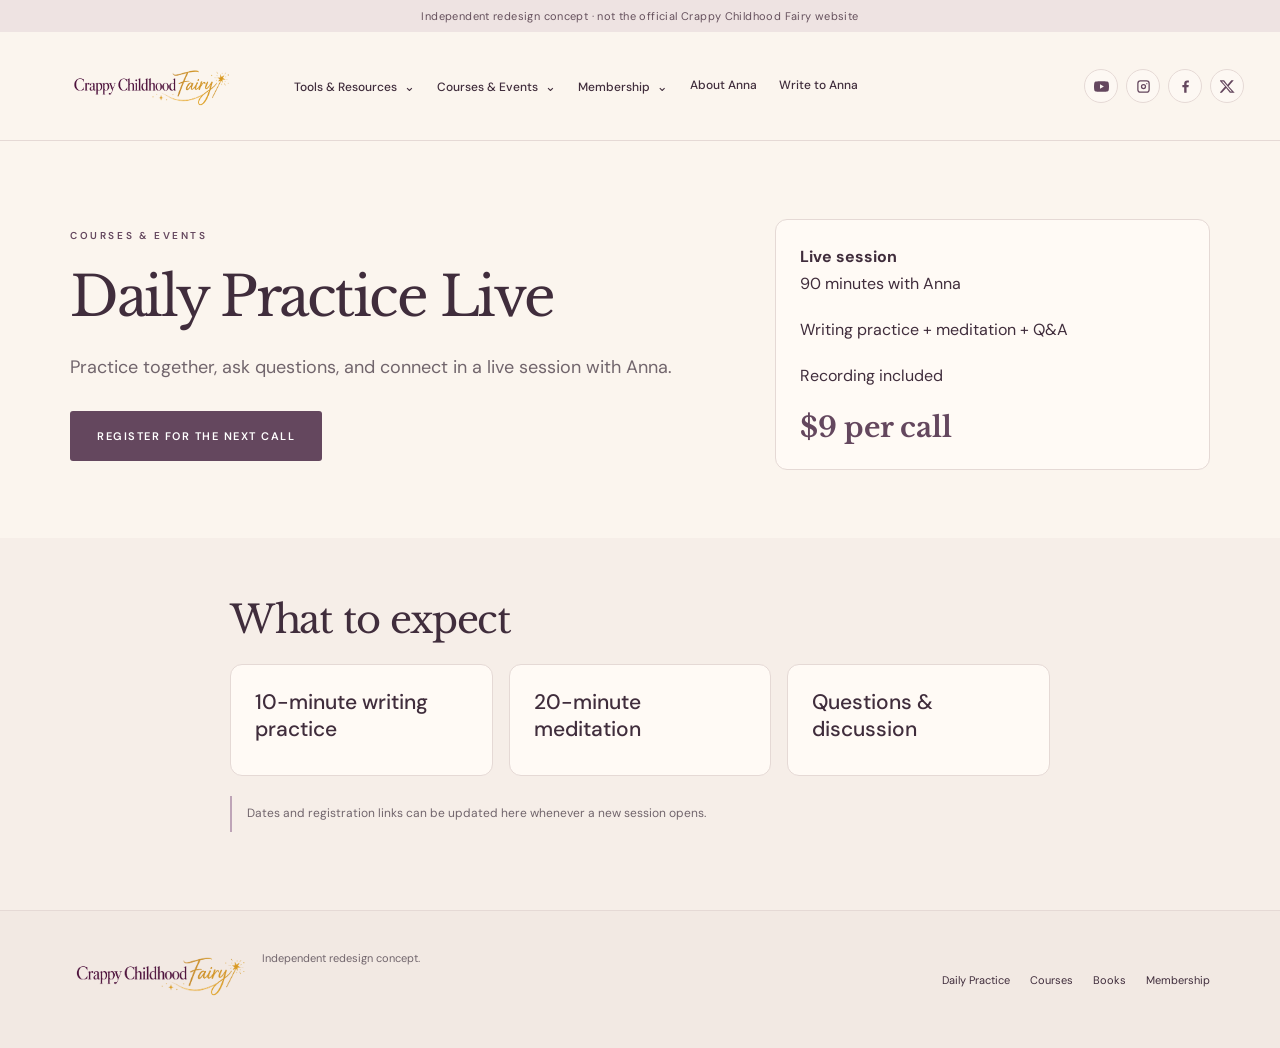
<file: daily-practice-live.html>
<!doctype html>
<html lang="en">
<head>
<meta charset="utf-8">
<meta name="viewport" content="width=device-width,initial-scale=1">
<meta name="description" content="Independent redesign concept for Crappy Childhood Fairy.">
<title>Daily Practice Live — Crappy Childhood Fairy</title>
<link rel="preconnect" href="https://fonts.googleapis.com">
<link rel="preconnect" href="https://fonts.gstatic.com" crossorigin>
<link href="https://fonts.googleapis.com/css2?family=DM+Sans:wght@400;500;600;700&family=Libre+Baskerville:ital,wght@0,400;0,700;1,400&display=swap" rel="stylesheet">
<link rel="stylesheet" href="styles.css">
<link rel="stylesheet" href="inner-pages.css">
</head>
<body>
<a class="skip-link" href="#main">Skip to content</a>
<div class="concept-bar">Independent redesign concept · not the official Crappy Childhood Fairy website</div>

<header class="site-header">
  <a class="brand logo-brand" href="index.html" aria-label="Crappy Childhood Fairy home">
    <img src="CrappyChildhoodFairy.png" alt="Crappy Childhood Fairy" class="site-logo">
  </a>
  
    <div class="header-socials" aria-label="Follow Crappy Childhood Fairy">
      <a href="https://www.youtube.com/@crappychildhoodfairy" target="_blank" rel="noreferrer" aria-label="YouTube" title="YouTube">
        <svg viewBox="0 0 24 24" aria-hidden="true"><path d="M23.5 6.2a3 3 0 0 0-2.1-2.1C19.5 3.6 12 3.6 12 3.6s-7.5 0-9.4.5A3 3 0 0 0 .5 6.2 31 31 0 0 0 0 12a31 31 0 0 0 .5 5.8 3 3 0 0 0 2.1 2.1c1.9.5 9.4.5 9.4.5s7.5 0 9.4-.5a3 3 0 0 0 2.1-2.1A31 31 0 0 0 24 12a31 31 0 0 0-.5-5.8ZM9.6 15.6V8.4L15.8 12l-6.2 3.6Z"/></svg>
      </a>
      <a href="https://www.instagram.com/crappychildhoodfairy/" target="_blank" rel="noreferrer" aria-label="Instagram" title="Instagram">
        <svg viewBox="0 0 24 24" aria-hidden="true"><path d="M7 2h10a5 5 0 0 1 5 5v10a5 5 0 0 1-5 5H7a5 5 0 0 1-5-5V7a5 5 0 0 1 5-5Zm0 2a3 3 0 0 0-3 3v10a3 3 0 0 0 3 3h10a3 3 0 0 0 3-3V7a3 3 0 0 0-3-3H7Zm5 3.8A4.2 4.2 0 1 1 7.8 12 4.2 4.2 0 0 1 12 7.8Zm0 2A2.2 2.2 0 1 0 14.2 12 2.2 2.2 0 0 0 12 9.8Zm5.3-3.3a1 1 0 1 1-1 1 1 1 0 0 1 1-1Z"/></svg>
      </a>
      <a href="https://www.facebook.com/CrappyChildhoodFairy/" target="_blank" rel="noreferrer" aria-label="Facebook" title="Facebook">
        <svg viewBox="0 0 24 24" aria-hidden="true"><path d="M13.7 22v-9h3l.5-3.5h-3.5V7.2c0-1 .3-1.7 1.8-1.7h1.9V2.4c-.3 0-1.5-.1-2.8-.1-2.8 0-4.7 1.7-4.7 4.8v2.4H7v3.5h2.9v9h3.8Z"/></svg>
      </a>
      <a href="https://x.com/CChildhoodFairy" target="_blank" rel="noreferrer" aria-label="X" title="X">
        <svg viewBox="0 0 24 24" aria-hidden="true"><path d="M18.2 2H22l-8.3 9.5L23.5 22h-7.7l-6-7.8L3 22H-.8l8.9-10.2L-1.3 2h7.9l5.4 7.1L18.2 2Zm-1.3 18h2.1L5.4 3.9H3.1L16.9 20Z"/></svg>
      </a>
    </div>
    <button class="menu-toggle" aria-expanded="false" aria-controls="main-nav">Menu</button>
  <nav id="main-nav" class="main-nav" aria-label="Main navigation">
    <div class="nav-group">
      <button class="nav-parent" aria-expanded="false">Tools &amp; Resources <span>⌄</span></button>
      <div class="nav-dropdown">
        <a href="daily-practice.html">The Daily Practice</a>
        <a href="quizzes.html">Quizzes</a>
        <a href="books.html">Books</a>
      </div>
    </div>
    <div class="nav-group">
      <button class="nav-parent" aria-expanded="false">Courses &amp; Events <span>⌄</span></button>
      <div class="nav-dropdown">
        <a href="daily-practice-live.html">Daily Practice Live</a>
        <a href="courses.html">Courses</a>
        <a href="webinars.html">Webinars</a>
      </div>
    </div>
    <div class="nav-group">
      <button class="nav-parent" aria-expanded="false">Membership <span>⌄</span></button>
      <div class="nav-dropdown">
        <a href="membership.html#join">Become a Member</a>
        <a href="membership.html#login">Member Login</a>
      </div>
    </div>
    <a href="about-anna.html">About Anna</a>
    <a href="write-to-anna.html">Write to Anna</a>
  </nav>
</header><main id="main" class="inner-main"><section class="page-hero section-shell split-hero"><div><p class="eyebrow">Courses &amp; Events</p><h1>Daily Practice Live</h1><p class="page-lede">Practice together, ask questions, and connect in a live session with Anna.</p><div class="page-actions"><a class="btn btn-primary" href="#">Register for the next call</a></div></div><div class="info-panel"><strong>Live session</strong><p>90 minutes with Anna</p><p>Writing practice + meditation + Q&amp;A</p><p>Recording included</p><p class="price">$9 per call</p></div></section><section class="soft-section"><div class="section-shell narrow"><h2>What to expect</h2><div class="simple-grid"><article><h3>10-minute writing practice</h3></article><article><h3>20-minute meditation</h3></article><article><h3>Questions &amp; discussion</h3></article></div><p class="prototype-note">Dates and registration links can be updated here whenever a new session opens.</p></div></section></main>
<footer class="site-footer">
  <div class="section-shell footer-layout">
    <div class="footer-brand"><img src="CrappyChildhoodFairy.png" alt="" class="footer-logo"><p>Independent redesign concept.</p></div>
    <div class="footer-links">
      <a href="daily-practice.html">Daily Practice</a><a href="courses.html">Courses</a><a href="books.html">Books</a><a href="membership.html">Membership</a>
    </div>
  </div>
</footer>
<script src="script.js"></script>
</body></html>
</file>
<file: styles.css>
:root {
  --ink:#402d3c;
  --muted:#71656c;
  --cream:#fbf5ee;
  --paper:#fffaf5;
  --plum:#64475e;
  --gold:#ae792e;
  --line:#e5d9d5;
  --serif:'Libre Baskerville',Georgia,serif;
  --sans:'DM Sans',system-ui,sans-serif
}

* {
  box-sizing:border-box
}

html {
  scroll-behavior:smooth;
  scroll-padding-top:110px
}

body {
  margin:0;
  background:var(--cream);
  color:var(--ink);
  font:16px/1.65 var(--sans)
}

a {
  color:inherit
}

img {
  max-width:100%;
  display:block
}

button,input,textarea {
  font:inherit
}

a,button {
  -webkit-tap-highlight-color:transparent
}

a:focus-visible,button:focus-visible,input:focus-visible,textarea:focus-visible {
  outline:3px solid var(--gold);
  outline-offset:5px
}

h1,h2,h3,p {
  margin-top:0
}

h1,h2,blockquote {
  font-family:var(--serif);
  font-weight:400
}

h1 {
  font-size:clamp(40px,4.3vw,64px);
  line-height:1.17;
  letter-spacing:-2.5px;
  margin-bottom:24px
}

h1 em {
  font-weight:400
}

h2 {
  font-size:clamp(30px,3vw,44px);
  line-height:1.25;
  letter-spacing:-1.3px;
  margin-bottom:20px
}

h3 {
  font-size:21px;
  line-height:1.3;
  font-weight:500;
  margin:0 0 8px
}

p {
  margin-bottom:20px
}

.section-shell {
  width:min(1140px,calc(100% - 72px));
  margin-inline:auto
}

.skip-link {
  position:fixed;
  top:-100px;
  left:16px;
  background:var(--ink);
  color:white;
  padding:10px;
  z-index:100
}

.skip-link:focus {
  top:10px
}

.concept-bar {
  text-align:center;
  background:#eee3e2;
  color:#65505c;
  font-size:11px;
  letter-spacing:.035em;
  padding:7px 12px
}

.site-header {
  position:sticky;
  top:0;
  z-index:20;
  display:flex;
  align-items:center;
  justify-content:space-between;
  gap:28px;
  background:rgba(251,245,238,.97);
  border-bottom:1px solid var(--line);
  padding:23px max(36px,calc((100vw - 1280px)/2))
}

.brand {
  text-decoration:none;
  flex-shrink:0
}

.brand strong {
  font:20px var(--serif);
  letter-spacing:-1px
}

.brand em {
  color:var(--gold);
  font-size:27px
}

.brand small,.brand>.brand-mark {
  display:none
}

.main-nav {
  display:flex;
  align-items:center;
  gap:22px
}

.main-nav a {
  text-decoration:none;
  font-size:12px;
  font-weight:500
}

.main-nav a:hover,.footer-links a:hover {
  color:var(--gold)
}

.main-nav .nav-cta {
  border:1px solid var(--plum);
  padding:10px 15px;
  border-radius:3px
}

.menu-toggle {
  display:none
}

.hero {
  display:grid;
  grid-template-columns:1.05fr 1fr;
  align-items:center;
  gap:50px;
  padding-block:64px 74px
}

.hero-copy {
  padding-block:15px
}

.eyebrow {
  color:var(--plum);
  text-transform:uppercase;
  letter-spacing:2.6px;
  font-size:10px;
  font-weight:600;
  margin-bottom:20px
}

.eyebrow span {
  color:var(--gold);
  margin:0 5px
}

.hero-lede {
  font-size:19px;
  line-height:1.55;
  max-width:360px;
  color:#51454d
}

.hero-actions {
  margin:28px 0 17px
}

.btn {
  display:inline-flex;
  align-items:center;
  justify-content:center;
  gap:30px;
  padding:15px 26px;
  min-height:48px;
  border:1px solid transparent;
  border-radius:3px;
  text-transform:uppercase;
  font-size:11px;
  font-weight:600;
  letter-spacing:1.5px;
  text-decoration:none;
  cursor:pointer;
  transition:background .2s,transform .2s
}

.btn:hover {
  transform:translateY(-2px)
}

.btn-primary {
  background:var(--plum);
  color:#fff
}

.btn-primary:hover {
  background:var(--ink)
}

.btn-secondary {
  border-color:var(--plum);
  background:transparent
}

.btn-light {
  background:var(--paper);
  color:var(--plum)
}

.text-link {
  display:inline-flex;
  gap:12px;
  text-decoration:none;
  border-bottom:1px solid #9d8996;
  font-size:13px;
  line-height:1.6
}

.text-link:hover {
  color:var(--gold);
  border-color:var(--gold)
}

.hero-visual {
  position:relative;
  padding:12px 0 18px
}

.portrait-card {
  position:relative;
  background:#e4d4ca;
  border-radius:48% 48% 5px 5px;
  padding:12px 12px 0
}

.hero-portrait {
  width:100%;
  height:470px;
  object-fit:cover;
  object-position:51% center;
  border-radius:48% 48% 0 0
}

.scribble {
  position:absolute;
  color:var(--gold);
  line-height:1;
  font-family:Georgia,serif
}

.scribble-one {
  font-size:70px;
  left:-25px;
  top:45px;
  transform:rotate(-12deg)
}

.scribble-two {
  font-size:25px;
  left:25px;
  top:30px
}

.portrait-caption {
  position:absolute;
  right:-12px;
  bottom:-3px;
  background:var(--paper);
  box-shadow:0 8px 22px #6041540d;
  border:1px solid var(--line);
  padding:18px 26px;
  transform:rotate(-5deg);
  font:18px/1.5 var(--serif);
  margin:0
}

.portrait-caption em {
  color:var(--gold)
}

.start-section {
  padding:45px 0 52px;
  background:linear-gradient(100deg,#f3e8e4,#f8efea)
}

.handwritten {
  display:inline-block;
  font:italic 36px/1.2 var(--serif);
  letter-spacing:-1px;
  position:relative;
  margin-bottom:18px
}

.handwritten:after {
  content:'';
  position:absolute;
  height:12px;
  background:#e7c4ba80;
  inset:auto -12px 0;
  transform:rotate(-4deg);
  z-index:0
}

.section-heading {
  display:flex;
  justify-content:space-between;
  gap:36px;
  align-items:end;
  margin-bottom:27px
}

.section-heading h2 {
  max-width:650px;
  margin:0
}

.section-heading>p {
  max-width:320px;
  font-size:14px;
  color:var(--muted);
  margin:0
}

.start-section .section-heading h2 {
  font:600 10px/1.7 var(--sans);
  text-transform:uppercase;
  letter-spacing:2.5px
}

.start-section .section-heading>p {
  max-width:440px;
  font-size:13px
}

.path-grid {
  display:grid;
  grid-template-columns:repeat(3,1fr);
  gap:13px
}

.path-card {
  display:flex;
  align-items:center;
  gap:15px;
  padding:24px 18px;
  background:#fffaf6;
  border:1px solid var(--line);
  border-radius:12px;
  text-decoration:none;
  box-shadow:0 3px 6px #49334105;
  transition:transform .2s,border-color .2s
}

.path-card:hover,.program-card:hover {
  transform:translateY(-3px);
  border-color:#bca6b3
}

.path-number {
  flex:0 0 46px;
  display:grid;
  place-items:center;
  background:#e6dbe4;
  border-radius:50%;
  width:46px;
  height:46px;
  font-size:30px;
  line-height:1;
  color:var(--plum)
}

.path-card:nth-child(2) .path-number {
  background:#f0d2c8
}

.path-card:nth-child(3) .path-number {
  background:#ebd1ae
}

.path-card h3 {
  font-size:15px;
  margin:0;
  font-weight:600
}

.path-card p {
  font-size:11px;
  line-height:1.5;
  color:var(--muted);
  margin:8px 0 0
}

.path-arrow {
  font-size:21px;
  margin-left:auto;
  flex-shrink:0
}

.anna-section {
  display:grid;
  grid-template-columns:340px 1fr;
  align-items:center;
  gap:85px;
  max-width:960px;
  padding-block:78px
}

.anna-photo-card {
  position:relative;
  padding:12px;
  background:#e7d9c8;
  border-radius:45% 44% 7% 9%;
  transform:rotate(-3deg)
}

.anna-photo-card img {
  height: auto;
  width:100%;
  border-radius:44% 44% 6% 8%;
  aspect-ratio:1;
  object-fit:cover
}

.anna-photo-card>span {
  position:absolute;
  top:10px;
  left:-18px;
  color:var(--gold);
  font:65px/1 Georgia;
  transform:rotate(-15deg)
}

.anna-copy .eyebrow {
  font-size:9px;
  letter-spacing:2px
}

.anna-copy h2:after {
  content:'';
  display:block;
  width:48px;
  height:3px;
  background:var(--gold);
  margin-top:18px
}

.anna-copy p {
  font-size:15px;
  line-height:1.7;
  color:#62565c
}

.anna-copy p:nth-of-type(2) {
  font-family:var(--serif);
  font-style:italic;
  color:var(--ink);
  font-size:18px
}

.programs-section {
  padding:50px 0 45px;
  background:#f6eee8
}

.program-grid {
  display:grid;
  grid-template-columns:1fr 1fr;
  gap:14px
}

.program-card {
  display:flex;
  align-items:center;
  gap:23px;
  padding:14px 22px 14px 14px;
  background:var(--paper);
  border:1px solid var(--line);
  border-radius:12px;
  text-decoration:none;
  transition:transform .2s,border-color .2s
}

.program-art {
  flex:0 0 100px;
  height:112px;
  display:grid;
  place-items:center;
  border-radius:7px;
  font:70px/1 Georgia;
  color:#64745c;
  background:linear-gradient(145deg,#e1e5d8,#c7cbbb)
}

.art-books {
  background:linear-gradient(135deg,#e3d2bf,#c7ad91);
  color:#735c44;
  font-size:68px
}

.art-heart {
  background:linear-gradient(135deg,#f2e4d1,#d9bf9d);
  color:#9b7350
}

.art-sun {
  background:linear-gradient(145deg,#e0d7e0,#bcaaba);
  color:#776273
}

.pill {
  display:block;
  font-size:9px;
  text-transform:uppercase;
  letter-spacing:1.8px;
  font-weight:600;
  margin:0 0 4px
}

.program-card h3 {
  font-size:21px;
  margin:0 0 5px
}

.program-card p {
  font-size:13px;
  line-height:1.5;
  color:var(--muted);
  margin:0
}

.intensive-link {
  text-align:center;
  font-size:12px;
  color:var(--muted);
  margin:24px 0 0
}

.intensive-link a {
  font-size:12px
}

.testimonial-section {
  text-align:center;
  margin-block:45px;
  padding:33px 70px;
  border-radius:20px;
  background:#eee2e2;
  position:relative
}

.testimonial-mark {
  font:70px/.7 var(--serif);
  color:#c5aeb0
}

blockquote {
  font-size:clamp(22px,2.3vw,31px);
  line-height:1.55;
  max-width:850px;
  margin:10px auto 20px;
  font-style:italic
}

.testimonial-section p {
  font-size:9px;
  letter-spacing:2px;
  text-transform:uppercase;
  margin:0
}

.books-section {
  padding:28px 0 55px
}

.books-layout {
  display:grid;
  grid-template-columns:1fr 1fr;
  align-items:center;
  gap:60px;
  max-width:960px
}

.books-layout p:not(.eyebrow) {
  font-size:14px;
  color:var(--muted);
  max-width:390px
}

.book-stack {
  height:265px;
  position:relative
}

.book {
  position:absolute;
  width:154px;
  height:225px;
  padding:28px 18px;
  box-shadow:8px 10px 18px #604b4424;
  border-left:7px solid #ffffff40;
  font:21px/1.4 var(--serif)
}

.book:after {
  content:'ANNA RUNKLE';
  position:absolute;
  bottom:18px;
  left:18px;
  font:8px var(--sans);
  letter-spacing:2px
}

.book-one {
  left:10%;
  top:10px;
  background:#d8b991;
  transform:rotate(-9deg)
}

.book-two {
  left:47%;
  top:30px;
  background:#d1c0cd;
  transform:rotate(8deg)
}

.daily-practice-banner {
  background:linear-gradient(110deg,#d9cbd6,#ede0d8);
  padding:45px 0
}

.banner-layout {
  display:flex;
  align-items:center;
  justify-content:space-between;
  gap:40px
}

.banner-layout h2 {
  max-width:550px
}

.banner-layout p:not(.eyebrow) {
  max-width:450px;
  font-size:14px;
  margin:0
}

.banner-layout .btn {
  flex-shrink:0;
  background:var(--plum);
  color:white
}

.write-section {
  display:grid;
  grid-template-columns:.9fr 1.1fr;
  gap:70px;
  padding-block:65px
}

.write-copy p {
  font-size:14px;
  color:var(--muted)
}

.prototype-note {
  border-left:2px solid #bea4b7;
  padding:8px 15px;
  font-size:12px!important
}

.letter-card {
  border:1px solid var(--line);
  padding:24px;
  border-radius:10px;
  background:var(--paper)
}

.letter-card label {
  display:grid;
  gap:6px;
  margin-bottom:14px;
  font-size:12px;
  font-weight:600
}

input,textarea {
  width:100%;
  border:1px solid var(--line);
  border-radius:4px;
  background:#fffdfa;
  padding:10px 12px;
  font-size:14px;
  color:var(--ink)
}

textarea {
  min-height:120px;
  resize:vertical
}

.letter-meta {
  display:flex;
  flex-direction:column;
  color:var(--muted);
  font-size:10px;
  margin-bottom:18px
}

.form-status {
  font-size:12px;
  margin:10px 0 0
}

.site-footer {
  padding:30px 0;
  background:#f2e9e3;
  border-top:1px solid var(--line)
}

.footer-layout {
  display:grid;
  grid-template-columns:1fr auto;
  gap:24px
}

.footer-brand {
  display:flex;
  gap:12px
}

.footer-brand strong {
  font:18px var(--serif)
}

.footer-brand .brand-mark {
  color:var(--gold)
}

.footer-brand p {
  font-size:11px;
  margin:8px 0 0;
  color:var(--muted)
}

.footer-links {
  display:flex;
  align-items:center;
  gap:20px
}

.footer-links a {
  font-size:11px;
  text-decoration:none
}

.disclaimer {
  grid-column:1/-1;
  font-size:10px;
  max-width:800px;
  color:var(--muted);
  margin:0
}

@media(min-width:901px) and (max-width:1150px) {
  .main-nav {
    gap:12px
  }
  .main-nav a {
    font-size:11px
  }
  .brand strong {
    font-size:16px
  }
  .brand em {
    font-size:23px
  }
  .site-header {
    padding-inline:24px
  }
  .path-card {
    flex-wrap:wrap
  }
  .path-arrow {
    margin-left:auto
  }
}

@media(max-width:900px) {
  .site-header {
    padding:19px 26px
  }
  .menu-toggle {
    display:block;
    cursor:pointer;
    border:1px solid var(--line);
    background:transparent;
    border-radius:3px;
    padding:8px 12px;
    color:var(--ink);
    font-size:12px
  }
  .main-nav {
    display:none;
    position:absolute;
    left:0;
    right:0;
    top:100%;
    padding:20px 26px;
    background:var(--cream);
    border-bottom:1px solid var(--line);
    box-shadow:0 15px 20px #402d3c0d
  }
  .main-nav.is-open {
    display:flex;
    flex-direction:column;
    align-items:stretch;
    gap:0
  }
  .main-nav a {
    font-size:14px;
    padding:12px
  }
  .main-nav .nav-cta {
    margin-top:8px
  }
  .section-shell {
    width:calc(100% - 48px)
  }
  .hero {
    gap:28px;
    padding-block:45px
  }
  .hero-portrait {
    height:390px
  }
  .hero h1 {
    font-size:43px
  }
  .hero .eyebrow {
    font-size:8px;
    letter-spacing:1.7px
  }
  .hero-lede {
    font-size:16px
  }
  .path-grid {
    grid-template-columns:1fr
  }
  .path-card {
    padding:17px 22px
  }
  .path-card h3 br {
    display:none
  }
  .path-card p {
    font-size:12px
  }
  .path-number {
    margin-right:8px
  }
  .anna-section {
    grid-template-columns:260px 1fr;
    gap:40px;
    padding-block:60px
  }
  .program-card {
    gap:15px;
    padding-right:15px
  }
  .program-art {
    flex-basis:70px;
    height:100px;
    font-size:52px
  }
  .program-card h3 {
    font-size:18px
  }
  .section-heading>p {
    max-width:250px
  }
  .books-layout {
    gap:25px
  }
  .book-one {
    left:0
  }
  .book-two {
    left:42%
  }
  .write-section {
    gap:30px
  }
  .footer-links {
    gap:12px
  }
}

@media(max-width:600px) {
  html {
    scroll-padding-top:85px
  }
  .concept-bar {
    font-size:9px;
    letter-spacing:0
  }
  .site-header {
    padding:16px 20px;
    gap:12px
  }
  .brand strong {
    font-size:16px;
    letter-spacing:-.7px
  }
  .brand em {
    font-size:23px
  }
  .section-shell {
    width:calc(100% - 40px)
  }
  .hero {
    grid-template-columns:1fr;
    gap:25px;
    padding-top:30px;
    padding-bottom:44px
  }
  .hero-copy {
    padding:0
  }
  .hero h1 {
    font-size:clamp(35px,9.6vw,50px);
    letter-spacing:-1.7px;
    max-width:440px;
    margin-bottom:17px
  }
  .hero h1 br {
    display:none
  }
  .hero .eyebrow {
    font-size:8px;
    letter-spacing:1.8px
  }
  .hero-lede {
    font-size:16px;
    max-width:300px;
    margin-bottom:20px
  }
  .hero-actions {
    margin-top:20px;
    margin-bottom:12px
  }
  .hero-visual {
    max-width:400px;
    width:100%;
    margin:auto;
    padding-bottom:12px
  }
  .hero-portrait {
    height:310px;
    object-position:center 40%
  }
  .portrait-card {
    border-radius:42% 42% 4px 4px;
    padding:8px 8px 0
  }
  .hero-portrait {
    border-radius:42% 42% 0 0
  }
  .portrait-caption {
    font-size:15px;
    padding:12px 18px;
    right:0;
    bottom:-2px
  }
  .scribble-one {
    left:-10px;
    font-size:52px;
    top:24px
  }
  .scribble-two {
    left:28px;
    top:15px;
    font-size:20px
  }
  .start-section {
    padding:30px 0 34px
  }
  .handwritten {
    font-size:31px;
    margin-bottom:14px
  }
  .section-heading {
    display:block;
    margin-bottom:21px
  }
  .section-heading>p {
    max-width:none;
    font-size:13px;
    margin-top:13px
  }
  .start-section .section-heading>p {
    display:none
  }
  .path-card {
    padding:16px 14px;
    gap:11px
  }
  .path-number {
    flex-basis:48px;
    width:48px;
    height:48px;
    margin-right:2px
  }
  .path-card h3 {
    font-size:15px
  }
  .path-card h3 br {
    display:initial
  }
  .path-card p {
    display:none
  }
  .path-grid {
    gap:9px
  }
  .anna-section {
    grid-template-columns:125px 1fr;
    gap:22px;
    padding-block:45px;
    align-items:start
  }
  .anna-photo-card {
    padding:5px;
    margin-top:6px
  }
  .anna-photo-card>span {
    font-size:37px;
    left:-9px
  }
  .anna-copy .eyebrow {
    font-size:8px;
    letter-spacing:1px;
    margin-bottom:10px
  }
  .anna-copy h2 {
    font-size:29px;
    margin-bottom:13px
  }
  .anna-copy h2:after {
    margin-top:10px;
    width:35px;
    height:2px
  }
  .anna-copy p {
    font-size:12px;
    line-height:1.6;
    margin-bottom:12px
  }
  .anna-copy p:nth-of-type(2) {
    font-size:13px
  }
  .anna-copy .text-link {
    font-size:11px
  }
  .programs-section {
    padding:32px 0
  }
  .programs-section .eyebrow {
    font-size:8px;
    letter-spacing:1.5px;
    margin-bottom:12px
  }
  h2 {
    font-size:30px
  }
  .program-grid {
    grid-template-columns:1fr;
    gap:9px
  }
  .program-card {
    padding:8px 13px 8px 8px;
    gap:15px
  }
  .program-art {
    flex-basis:76px;
    height:85px;
    border-radius:6px;
    font-size:55px
  }
  .program-card h3 {
    font-size:18px;
    margin-bottom:3px
  }
  .program-card p {
    font-size:12px
  }
  .pill {
    font-size:8px;
    line-height:1.2;
    margin-bottom:5px
  }
  .intensive-link {
    font-size:11px;
    margin-top:20px
  }
  .intensive-link a {
    font-size:11px
  }
  .testimonial-section {
    padding:25px 24px;
    margin-block:28px
  }
  .testimonial-mark {
    font-size:50px
  }
  blockquote {
    font-size:20px;
    line-height:1.5
  }
  .testimonial-section p {
    font-size:8px;
    letter-spacing:1.3px
  }
  .books-section {
    padding:10px 0 35px
  }
  .books-layout {
    grid-template-columns:1fr;
    gap:18px
  }
  .books-layout p:not(.eyebrow) {
    font-size:13px
  }
  .book-stack {
    width:290px;
    max-width:100%;
    margin:auto;
    height:240px
  }
  .book {
    width:135px;
    height:205px;
    font-size:19px
  }
  .book-one {
    left:8%
  }
  .book-two {
    left:48%
  }
  .daily-practice-banner {
    padding:32px 0
  }
  .banner-layout {
    display:block
  }
  .banner-layout h2 {
    max-width:330px
  }
  .banner-layout p:not(.eyebrow) {
    font-size:13px
  }
  .banner-layout .btn {
    margin-top:22px
  }
  .write-section {
    display:block;
    padding-block:35px
  }
  .write-copy h2 {
    font-size:28px
  }
  .letter-card {
    padding:18px
  }
  .footer-layout {
    grid-template-columns:1fr;
    gap:20px
  }
  .footer-links {
    flex-wrap:wrap;
    gap:14px
  }
  .footer-brand strong {
    font-size:16px
  }
  .disclaimer {
    font-size:10px
  }
}

@media(prefers-reduced-motion:reduce) {
  html {
    scroll-behavior:auto
  }
  *,*:before,*:after {
    transition:none!important
  }
}

/* Keep long book titles inside their illustrations on small screens. */
.books-layout > div {
  min-width: 0;
}

.book {
  overflow-wrap: anywhere;
}

@media (max-width: 600px) {
  .book-stack {
    width: min(290px, 100%);
  }
  .book {
    width: 46%;
    font-size: 17px;
    padding-inline: 12px;
  }
  .book-one {
    left: 3%;
  }
  .book-two {
    left: 48%;
  }
}
</file>
<file: inner-pages.css>
/* Shared inner-page foundation */
.logo-brand{display:flex;align-items:center}.site-logo{width:230px;max-height:62px;object-fit:contain}.footer-logo{width:180px;display:block;margin-bottom:10px}
.nav-group{position:relative}.nav-parent{border:0;background:transparent;color:inherit;font:500 12px/1 var(--sans);padding:12px 0;cursor:pointer}.nav-parent span{font-size:13px;margin-left:4px}.nav-dropdown{position:absolute;top:100%;left:-18px;min-width:210px;background:var(--paper);border:1px solid var(--line);box-shadow:0 12px 28px #3d293018;padding:8px;border-radius:8px;display:none}.nav-dropdown a{display:block;padding:10px 11px;border-radius:6px}.nav-dropdown a:hover{background:#f5ece7}.nav-group:hover .nav-dropdown,.nav-group:focus-within .nav-dropdown,.nav-group.is-open .nav-dropdown{display:block}
.inner-main{min-height:70vh}.page-hero{padding-block:78px 68px}.page-hero h1{max-width:760px}.page-lede{font-size:18px;max-width:680px;color:var(--muted)}.page-actions{margin-top:28px}.soft-section{background:#f6eee8;padding:58px 0}.narrow{max-width:820px}.simple-grid{display:grid;grid-template-columns:repeat(3,1fr);gap:16px}.simple-grid article,.listing-card,.info-panel{background:var(--paper);border:1px solid var(--line);border-radius:12px;padding:24px}.listing-grid{display:grid;grid-template-columns:minmax(0,760px);gap:18px}.listing-card h2{font-size:28px}.mini-icon{color:var(--gold);font-size:28px}.book-gallery{display:grid;grid-template-columns:1fr 1fr;gap:24px}.book-card{background:var(--paper);border:1px solid var(--line);border-radius:14px;padding:22px;display:grid;grid-template-columns:160px 1fr;gap:24px;align-items:center}.book-card img{width:160px;max-height:230px;object-fit:contain}.book-card h2{font-size:26px}.split-hero{display:grid;grid-template-columns:1.2fr .8fr;gap:52px;align-items:center}.info-panel .price{font:700 28px var(--serif);color:var(--plum);margin-bottom:0}.webinar-list{display:grid;gap:12px}.webinar-list article{display:grid;grid-template-columns:1fr auto;gap:28px;align-items:center;background:var(--paper);border:1px solid var(--line);border-radius:12px;padding:22px 24px}.webinar-list h2{font-size:23px;margin-bottom:8px}.webinar-list p{margin:0;color:var(--muted)}.webinar-meta{display:flex;align-items:center;gap:14px}.login-block{padding-block:60px}.inner-portrait{width:min(100%,430px);border-radius:48% 48% 10px 10px}.prototype-note{font-size:13px;color:var(--muted);margin-top:20px}
@media(max-width:900px){.nav-group{width:100%}.nav-parent{width:100%;text-align:left;padding:12px 0}.nav-dropdown{position:static;box-shadow:none;border:0;border-left:2px solid var(--line);border-radius:0;padding:0 0 0 14px;margin-bottom:6px}.main-nav.is-open .nav-dropdown{display:none}.main-nav.is-open .nav-group.is-open .nav-dropdown{display:block}.simple-grid,.book-gallery,.split-hero{grid-template-columns:1fr}.book-card{grid-template-columns:110px 1fr}.book-card img{width:110px}.webinar-list article{grid-template-columns:1fr}.webinar-meta{flex-wrap:wrap}.site-logo{width:190px}.page-hero{padding-block:54px}}

/* Write to Anna */
.letter-hero{display:grid;grid-template-columns:1.2fr .8fr;gap:60px;align-items:end}
.letter-note{background:#f2e8e5;border:1px solid var(--line);border-radius:12px;padding:22px}
.letter-note strong{font-family:var(--serif);font-size:20px;font-weight:400}
.letter-note p{margin:8px 0 0;color:var(--muted);font-size:13px}
.letter-layout{display:grid;grid-template-columns:.82fr 1.18fr;gap:48px;align-items:start}
.letter-guidelines{position:sticky;top:125px}
.guideline-list{list-style:none;padding:0;margin:26px 0;display:grid;gap:16px}
.guideline-list li{display:grid;grid-template-columns:28px 1fr;column-gap:10px}
.guideline-list li::before{content:counter(list-item);width:26px;height:26px;border-radius:50%;display:grid;place-items:center;background:#eadde4;color:var(--plum);font-size:11px;font-weight:700;grid-row:1/3}
.guideline-list strong{font-size:14px}
.guideline-list span{font-size:12px;color:var(--muted);line-height:1.55}
.small-note{font-size:12px;color:var(--muted)}
.letter-form-large{padding:28px}
.field-row{display:grid;grid-template-columns:1fr 1fr;gap:14px}
.check-row{grid-template-columns:20px 1fr!important;align-items:start;gap:10px!important;font-weight:400!important;line-height:1.45}
.check-row input{width:18px;height:18px;margin-top:2px}
.letter-form-large textarea{min-height:260px}
.letter-form-large .letter-meta{flex-direction:row;justify-content:space-between;gap:16px;margin-top:-3px}
.letter-form-large .letter-meta strong{color:var(--plum)}
@media(max-width:900px){.letter-hero,.letter-layout{grid-template-columns:1fr}.letter-guidelines{position:static}.letter-layout{gap:28px}}
@media(max-width:600px){
  .page-hero{padding-block:38px 34px}
  .page-hero h1{font-size:38px;letter-spacing:-1.5px}
  .page-lede{font-size:16px}
  .letter-note{padding:18px}
  .letter-form-large{padding:18px}
  .field-row{grid-template-columns:1fr}
  .letter-form-large textarea{min-height:220px}
  .letter-form-large .letter-meta{flex-direction:column;gap:2px}
  .soft-section{padding:38px 0}
  .guideline-list{gap:18px}
}
/* Deliberate mobile treatment shared across pages */
@media(max-width:600px){
  .site-header{position:sticky;top:0}
  .site-logo{width:158px;max-height:48px}
  .main-nav{max-height:calc(100vh - 84px);overflow:auto}
  .main-nav a,.nav-parent{min-height:44px;display:flex;align-items:center}
  .nav-parent{justify-content:space-between}
  .hero-actions{display:grid;grid-template-columns:1fr;gap:10px}
  .hero-actions .btn{width:100%}
  .path-card{align-items:flex-start}
  .path-number{flex-basis:42px;width:42px;height:42px;font-size:24px}
  .footer-layout{grid-template-columns:1fr}
  .footer-links{flex-wrap:wrap;align-items:flex-start}
}

/* Sticky header social links */
.header-socials{display:flex;align-items:center;gap:8px;margin-left:auto}
.header-socials a{width:34px;height:34px;border:1px solid var(--line);border-radius:50%;display:grid;place-items:center;text-decoration:none;background:rgba(255,250,245,.72);transition:transform .18s,border-color .18s,background .18s}
.header-socials a:hover{transform:translateY(-2px);border-color:var(--gold);background:var(--paper)}
.header-socials svg{width:15px;height:15px;fill:var(--plum)}
@media(min-width:901px){.site-header{position:sticky;top:0}.main-nav{order:1}.header-socials{order:2}}
@media(max-width:900px){.header-socials{margin-left:auto;gap:6px}.header-socials a{width:32px;height:32px}.menu-toggle{flex-shrink:0}}
@media(max-width:600px){.site-header{padding:13px 16px}.site-logo{width:145px}.header-socials{gap:5px}.header-socials a{width:30px;height:30px}.header-socials svg{width:13px;height:13px}}
@media(max-width:440px){.site-logo{width:126px}.header-socials a{width:28px;height:28px}.header-socials a:nth-child(3),.header-socials a:nth-child(4){display:none}}
</file>
